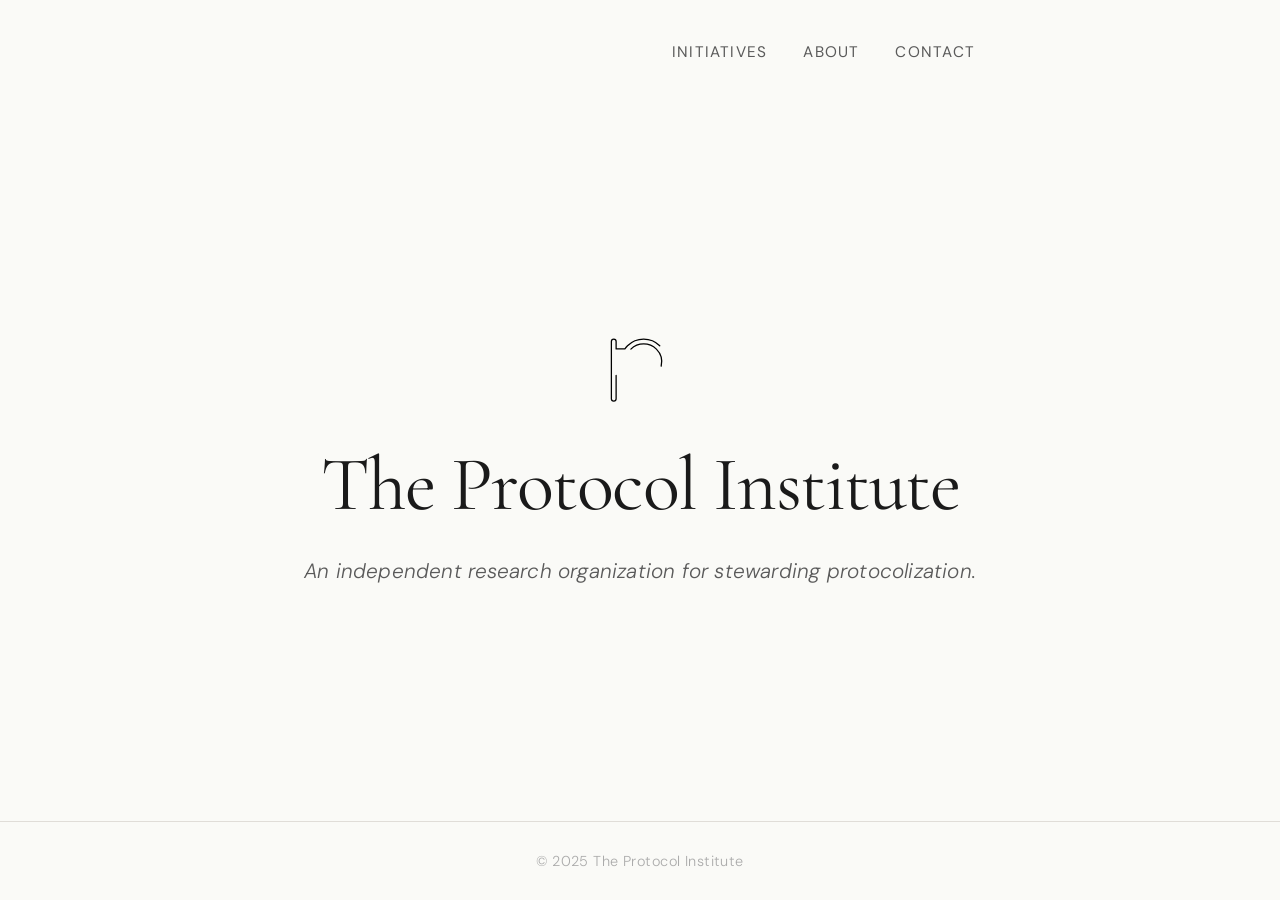
<file: index.html>
<!DOCTYPE html>
<html lang="en">
<head>
  <meta charset="UTF-8">
  <meta name="viewport" content="width=device-width, initial-scale=1.0">
  <title>The Protocol Institute</title>
  <meta name="description" content="An independent research organization dedicated to the study of protocols.">
  <link rel="icon" href="assets/logo-static.png" type="image/png">
  <link rel="stylesheet" href="css/style.css">
</head>
<body>

<div class="landing-wrapper">

  <nav class="landing-nav" aria-label="Site navigation">
    <ul class="nav-links" id="nav-links-landing">
      <li><a href="projects.html">Initiatives</a></li>
      <li><a href="about.html">About</a></li>
      <li><a href="contact.html">Contact</a></li>
    </ul>
  </nav>

  <div class="landing-center">
    <div class="landing-content">
      <img src="assets/logo-animated.svg" alt="" class="landing-mark">
      <h1>The Protocol Institute</h1>
      <p class="descriptor">An independent research organization for stewarding protocolization.</p>
    </div>
  </div>

  <footer class="landing-footer">
    <p>&copy; 2025 The Protocol Institute</p>
  </footer>

</div>

</body>
</html>
</file>
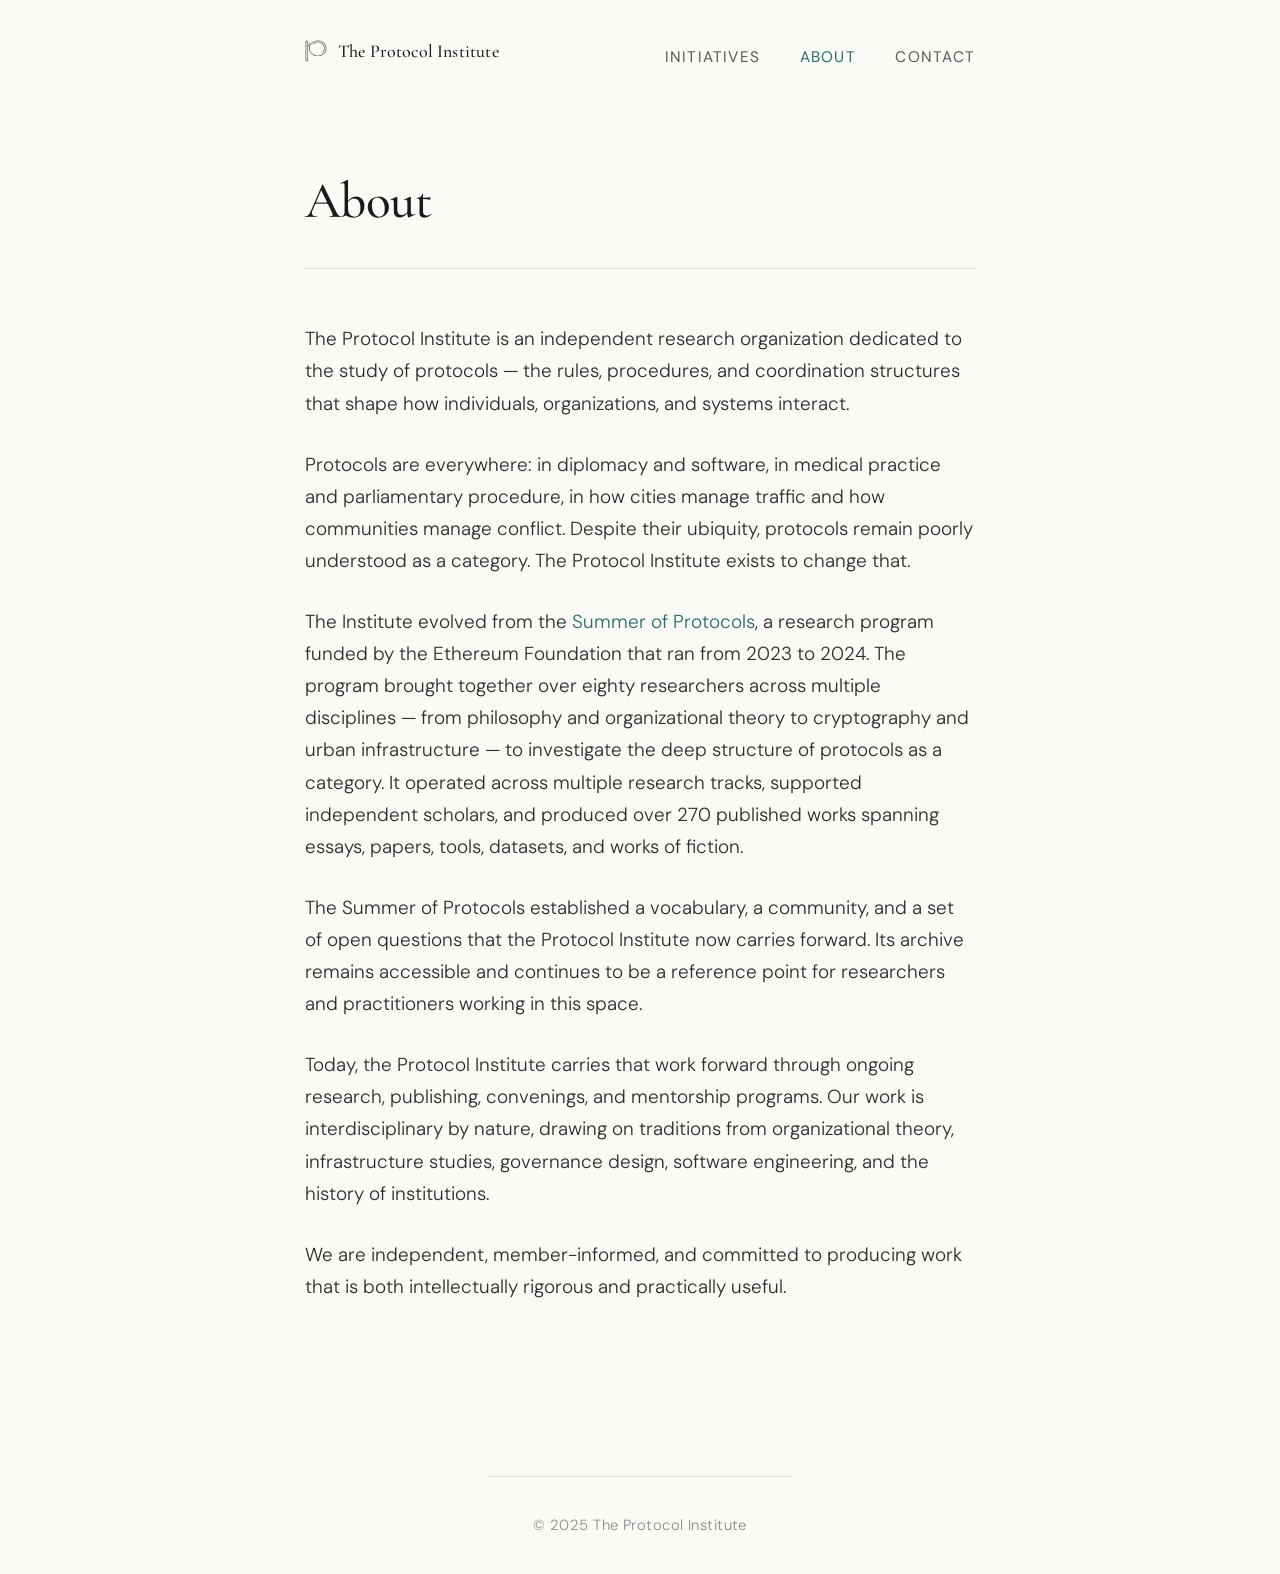
<file: about.html>
<!DOCTYPE html>
<html lang="en">
<head>
  <meta charset="UTF-8">
  <meta name="viewport" content="width=device-width, initial-scale=1.0">
  <title>About — The Protocol Institute</title>
  <meta name="description" content="The Protocol Institute is an independent research organization dedicated to the study of protocols.">
  <link rel="icon" href="assets/logo-static.png" type="image/png">
  <link rel="stylesheet" href="css/style.css">
</head>
<body>

<div class="interior-wrapper">

  <header>
    <nav class="site-nav" aria-label="Site navigation">
      <a href="index.html" class="nav-brand"><img src="assets/logo-static.png" alt="" class="nav-logo">The Protocol Institute</a>
      <button class="nav-toggle" id="nav-toggle" aria-controls="nav-links" aria-expanded="false" aria-label="Toggle navigation">≡</button>
      <ul class="nav-links" id="nav-links" role="list">
        <li><a href="projects.html">Initiatives</a></li>
        <li><a href="about.html" class="active" aria-current="page">About</a></li>
        <li><a href="contact.html">Contact</a></li>
      </ul>
    </nav>
  </header>

  <main class="interior-main">
    <div class="container">

      <div class="page-header">
        <h1>About</h1>
      </div>

      <div class="about-body">
        <p>The Protocol Institute is an independent research organization dedicated to the study of protocols — the rules, procedures, and coordination structures that shape how individuals, organizations, and systems interact.</p>

        <p>Protocols are everywhere: in diplomacy and software, in medical practice and parliamentary procedure, in how cities manage traffic and how communities manage conflict. Despite their ubiquity, protocols remain poorly understood as a category. The Protocol Institute exists to change that.</p>

        <p>The Institute evolved from the <a href="https://web.archive.org/web/20260421142108/https://summerofprotocols.com/" target="_blank" rel="noopener noreferrer">Summer of Protocols</a>, a research program funded by the Ethereum Foundation that ran from 2023 to 2024. The program brought together over eighty researchers across multiple disciplines — from philosophy and organizational theory to cryptography and urban infrastructure — to investigate the deep structure of protocols as a category. It operated across multiple research tracks, supported independent scholars, and produced over 270 published works spanning essays, papers, tools, datasets, and works of fiction.</p>

        <p>The Summer of Protocols established a vocabulary, a community, and a set of open questions that the Protocol Institute now carries forward. Its archive remains accessible and continues to be a reference point for researchers and practitioners working in this space.</p>

        <p>Today, the Protocol Institute carries that work forward through ongoing research, publishing, convenings, and mentorship programs. Our work is interdisciplinary by nature, drawing on traditions from organizational theory, infrastructure studies, governance design, software engineering, and the history of institutions.</p>

        <p>We are independent, member-informed, and committed to producing work that is both intellectually rigorous and practically useful.</p>
      </div>

    </div>
  </main>

  <footer class="site-footer">
    <p>&copy; 2025 The Protocol Institute</p>
  </footer>

</div>

<script src="js/main.js"></script>
</body>
</html>
</file>
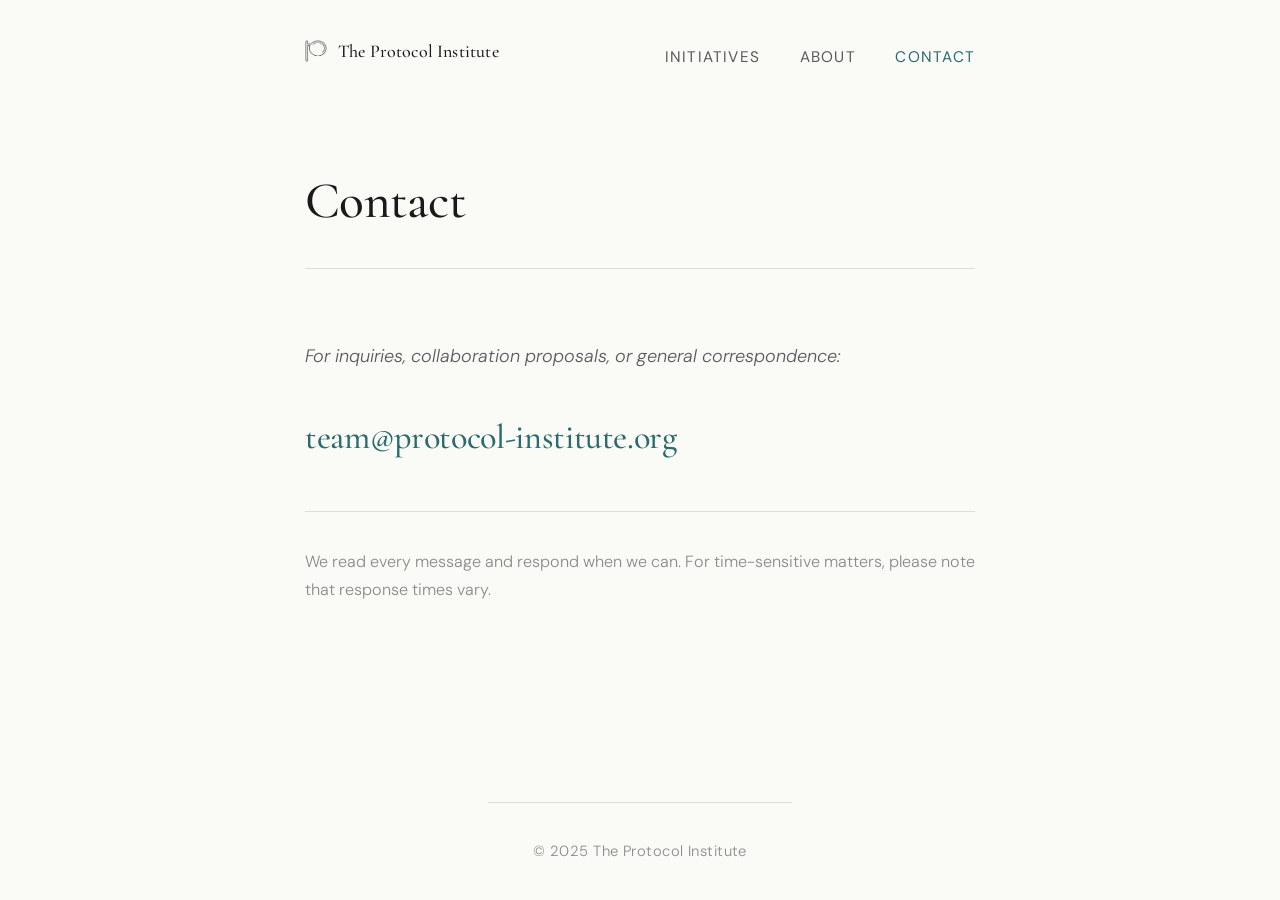
<file: contact.html>
<!DOCTYPE html>
<html lang="en">
<head>
  <meta charset="UTF-8">
  <meta name="viewport" content="width=device-width, initial-scale=1.0">
  <title>Contact — The Protocol Institute</title>
  <meta name="description" content="Contact the Protocol Institute for inquiries, collaboration proposals, or general correspondence.">
  <link rel="icon" href="assets/logo-static.png" type="image/png">
  <link rel="stylesheet" href="css/style.css">
</head>
<body>

<div class="interior-wrapper">

  <header>
    <nav class="site-nav" aria-label="Site navigation">
      <a href="index.html" class="nav-brand"><img src="assets/logo-static.png" alt="" class="nav-logo">The Protocol Institute</a>
      <button class="nav-toggle" id="nav-toggle" aria-controls="nav-links" aria-expanded="false" aria-label="Toggle navigation">≡</button>
      <ul class="nav-links" id="nav-links" role="list">
        <li><a href="projects.html">Initiatives</a></li>
        <li><a href="about.html">About</a></li>
        <li><a href="contact.html" class="active" aria-current="page">Contact</a></li>
      </ul>
    </nav>
  </header>

  <main class="interior-main">
    <div class="container">

      <div class="page-header">
        <h1>Contact</h1>
      </div>

      <div class="contact-body">
        <p class="contact-intro">For inquiries, collaboration proposals, or general correspondence:</p>

        <a href="mailto:team@protocol-institute.org" class="contact-email">team@protocol-institute.org</a>

        <div class="contact-note">
          <p>We read every message and respond when we can. For time-sensitive matters, please note that response times vary.</p>
        </div>
      </div>

    </div>
  </main>

  <footer class="site-footer">
    <p>&copy; 2025 The Protocol Institute</p>
  </footer>

</div>

<script src="js/main.js"></script>
</body>
</html>
</file>
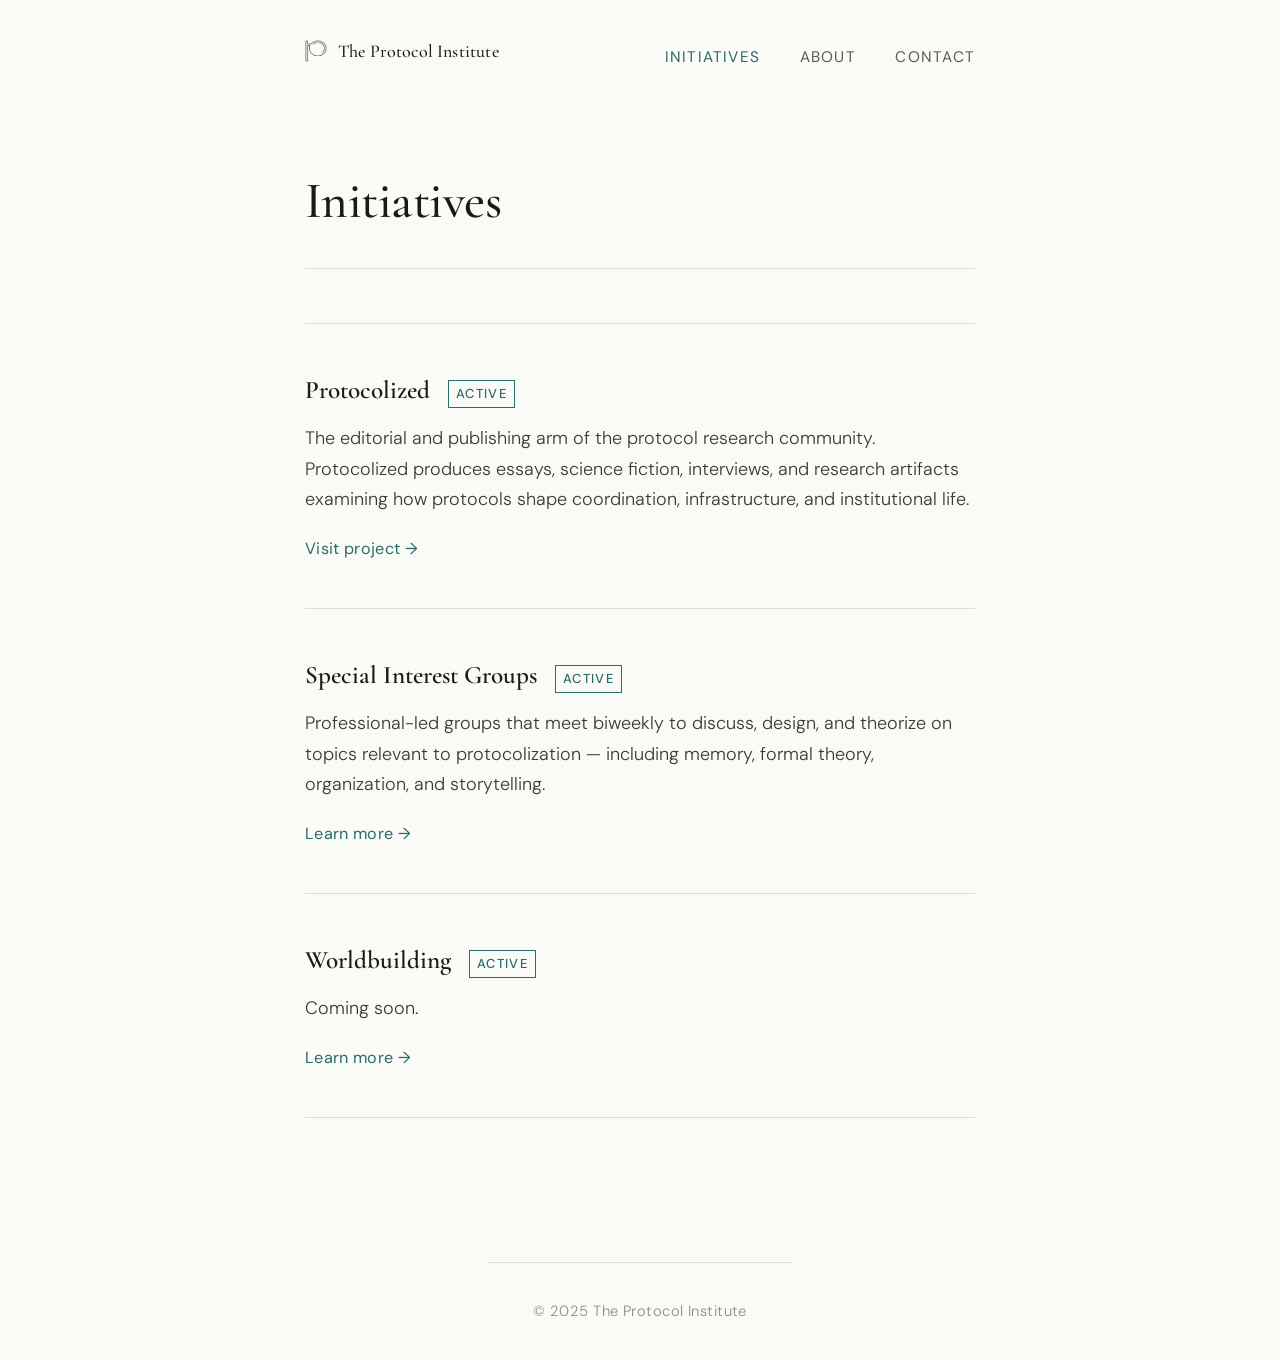
<file: projects.html>
<!DOCTYPE html>
<html lang="en">
<head>
  <meta charset="UTF-8">
  <meta name="viewport" content="width=device-width, initial-scale=1.0">
  <title>Initiatives — The Protocol Institute</title>
  <meta name="description" content="Current and past research projects of the Protocol Institute.">
  <link rel="icon" href="assets/logo-static.png" type="image/png">
  <link rel="stylesheet" href="css/style.css">
</head>
<body>

<div class="interior-wrapper">

  <header>
    <nav class="site-nav" aria-label="Site navigation">
      <a href="index.html" class="nav-brand"><img src="assets/logo-static.png" alt="" class="nav-logo">The Protocol Institute</a>
      <button class="nav-toggle" id="nav-toggle" aria-controls="nav-links" aria-expanded="false" aria-label="Toggle navigation">≡</button>
      <ul class="nav-links" id="nav-links" role="list">
        <li><a href="projects.html" class="active" aria-current="page">Initiatives</a></li>
        <li><a href="about.html">About</a></li>
        <li><a href="contact.html">Contact</a></li>
      </ul>
    </nav>
  </header>

  <main class="interior-main">
    <div class="container">

      <div class="page-header">
        <h1>Initiatives</h1>
      </div>

      <ul class="project-list" role="list">

        <li class="project-item">
          <div class="project-meta">
            <span class="project-name">Protocolized</span>
            <span class="project-status status-active">Active</span>
          </div>
          <p class="project-description">The editorial and publishing arm of the protocol research community. Protocolized produces essays, science fiction, interviews, and research artifacts examining how protocols shape coordination, infrastructure, and institutional life.</p>
          <a href="https://protocolized.io" class="project-link" target="_blank" rel="noopener noreferrer">Visit project →</a>
        </li>

        <li class="project-item">
          <div class="project-meta">
            <span class="project-name">Special Interest Groups</span>
            <span class="project-status status-active">Active</span>
          </div>
          <p class="project-description">Professional-led groups that meet biweekly to discuss, design, and theorize on topics relevant to protocolization — including memory, formal theory, organization, and storytelling.</p>
          <a href="sigs.html" class="project-link">Learn more →</a>
        </li>

        <li class="project-item">
          <div class="project-meta">
            <span class="project-name">Worldbuilding</span>
            <span class="project-status status-active">Active</span>
          </div>
          <p class="project-description">Coming soon.</p>
          <a href="worldbuilding.html" class="project-link">Learn more →</a>
        </li>

      </ul>

    </div>
  </main>

  <footer class="site-footer">
    <p>&copy; 2025 The Protocol Institute</p>
  </footer>

</div>

<script src="js/main.js"></script>
</body>
</html>
</file>
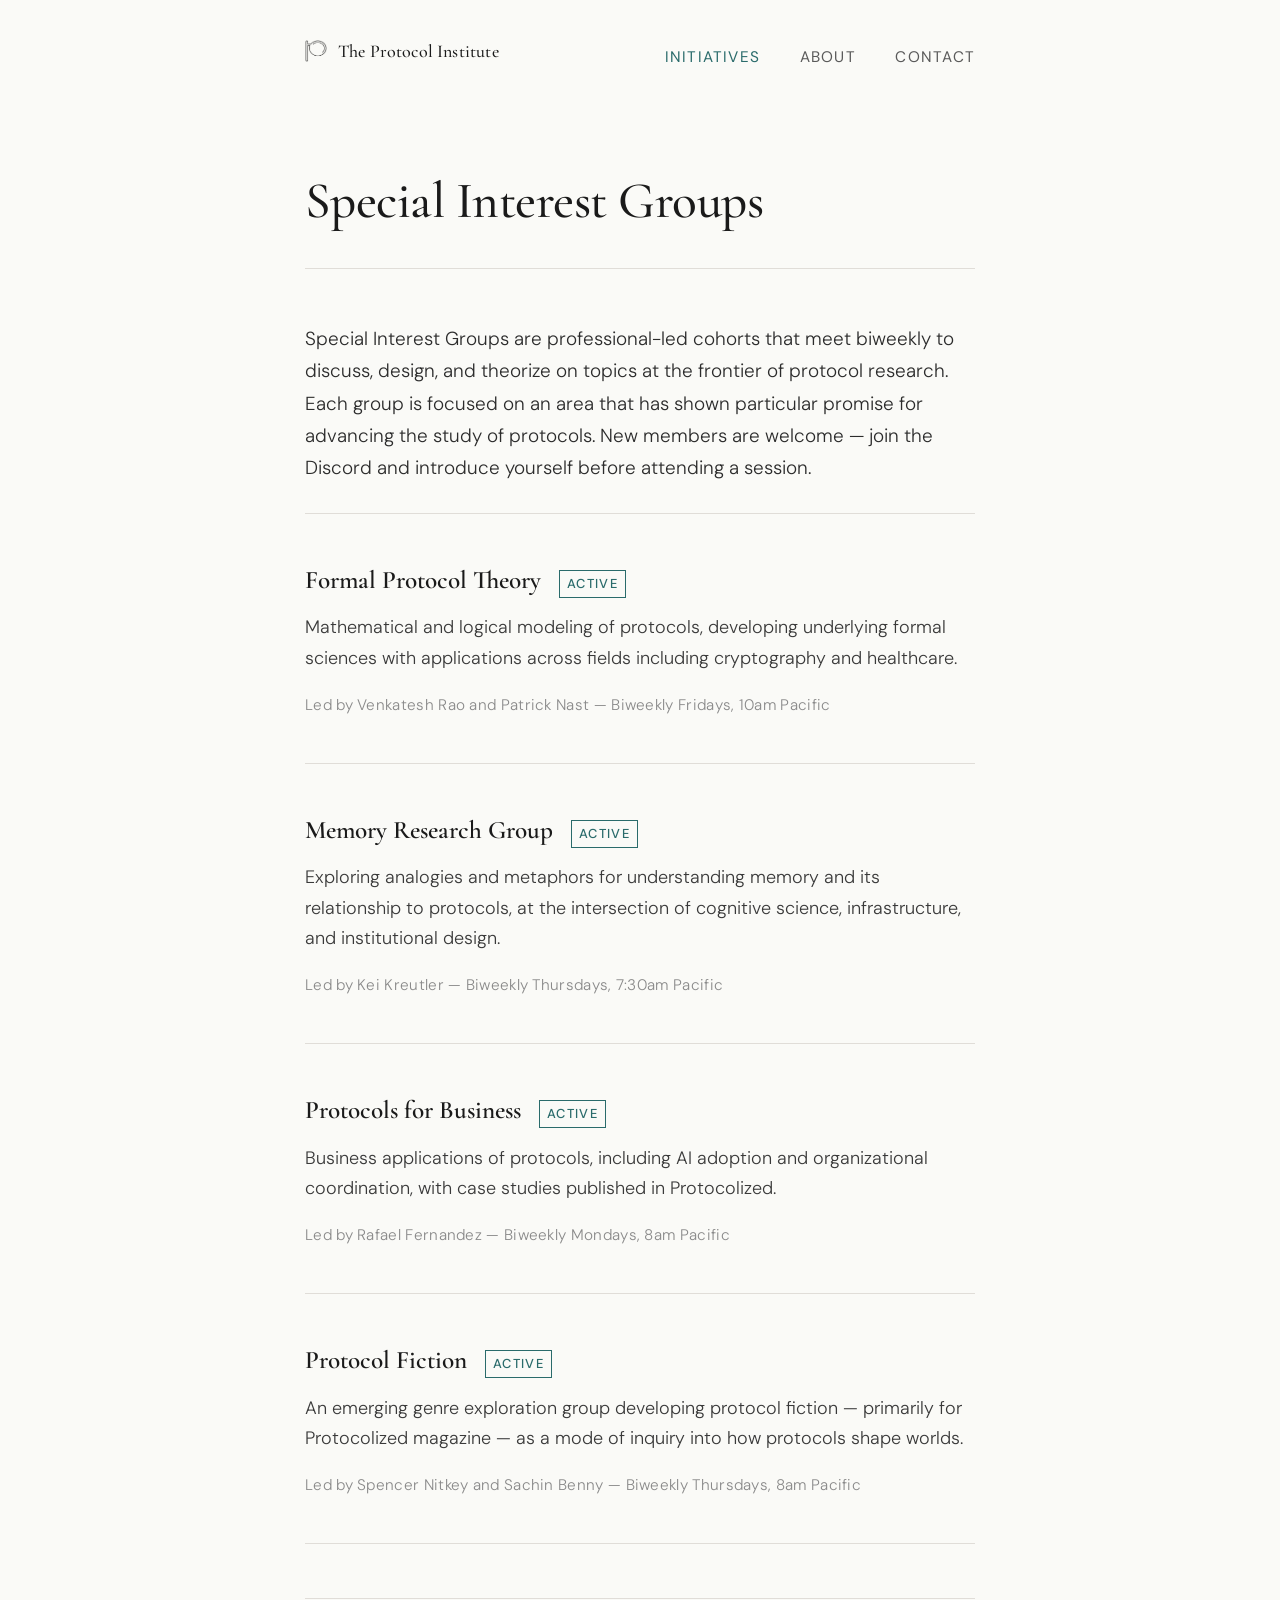
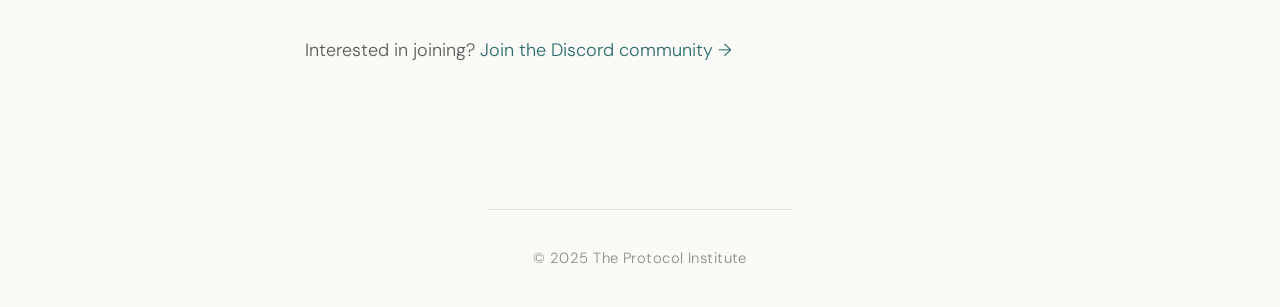
<file: sigs.html>
<!DOCTYPE html>
<html lang="en">
<head>
  <meta charset="UTF-8">
  <meta name="viewport" content="width=device-width, initial-scale=1.0">
  <title>Special Interest Groups — The Protocol Institute</title>
  <meta name="description" content="Focused study groups advancing the research and practice of protocols across memory, formal theory, business, and fiction.">
  <link rel="icon" href="assets/logo-static.png" type="image/png">
  <link rel="stylesheet" href="css/style.css">
</head>
<body>

<div class="interior-wrapper">

  <header>
    <nav class="site-nav" aria-label="Site navigation">
      <a href="index.html" class="nav-brand"><img src="assets/logo-static.png" alt="" class="nav-logo">The Protocol Institute</a>
      <button class="nav-toggle" id="nav-toggle" aria-controls="nav-links" aria-expanded="false" aria-label="Toggle navigation">≡</button>
      <ul class="nav-links" id="nav-links" role="list">
        <li><a href="projects.html" class="active">Initiatives</a></li>
        <li><a href="about.html">About</a></li>
        <li><a href="contact.html">Contact</a></li>
      </ul>
    </nav>
  </header>

  <main class="interior-main">
    <div class="container">

      <div class="page-header">
        <h1>Special Interest Groups</h1>
      </div>

      <div class="about-body">
        <p>Special Interest Groups are professional-led cohorts that meet biweekly to discuss, design, and theorize on topics at the frontier of protocol research. Each group is focused on an area that has shown particular promise for advancing the study of protocols. New members are welcome — join the Discord and introduce yourself before attending a session.</p>
      </div>

      <ul class="project-list" role="list">

        <li class="project-item">
          <div class="project-meta">
            <span class="project-name">Formal Protocol Theory</span>
            <span class="project-status status-active">Active</span>
          </div>
          <p class="project-description">Mathematical and logical modeling of protocols, developing underlying formal sciences with applications across fields including cryptography and healthcare.</p>
          <p class="sig-meta">Led by Venkatesh Rao and Patrick Nast &mdash; Biweekly Fridays, 10am Pacific</p>
        </li>

        <li class="project-item">
          <div class="project-meta">
            <span class="project-name">Memory Research Group</span>
            <span class="project-status status-active">Active</span>
          </div>
          <p class="project-description">Exploring analogies and metaphors for understanding memory and its relationship to protocols, at the intersection of cognitive science, infrastructure, and institutional design.</p>
          <p class="sig-meta">Led by Kei Kreutler &mdash; Biweekly Thursdays, 7:30am Pacific</p>
        </li>

        <li class="project-item">
          <div class="project-meta">
            <span class="project-name">Protocols for Business</span>
            <span class="project-status status-active">Active</span>
          </div>
          <p class="project-description">Business applications of protocols, including AI adoption and organizational coordination, with case studies published in Protocolized.</p>
          <p class="sig-meta">Led by Rafael Fernandez &mdash; Biweekly Mondays, 8am Pacific</p>
        </li>

        <li class="project-item">
          <div class="project-meta">
            <span class="project-name">Protocol Fiction</span>
            <span class="project-status status-active">Active</span>
          </div>
          <p class="project-description">An emerging genre exploration group developing protocol fiction — primarily for Protocolized magazine — as a mode of inquiry into how protocols shape worlds.</p>
          <p class="sig-meta">Led by Spencer Nitkey and Sachin Benny &mdash; Biweekly Thursdays, 8am Pacific</p>
        </li>

      </ul>

      <div class="sig-cta">
        <p>Interested in joining? <a href="https://discord.gg/Aj5FbGsNYV" target="_blank" rel="noopener noreferrer">Join the Discord community →</a></p>
      </div>

    </div>
  </main>

  <footer class="site-footer">
    <p>&copy; 2025 The Protocol Institute</p>
  </footer>

</div>

<script src="js/main.js"></script>
</body>
</html>
</file>
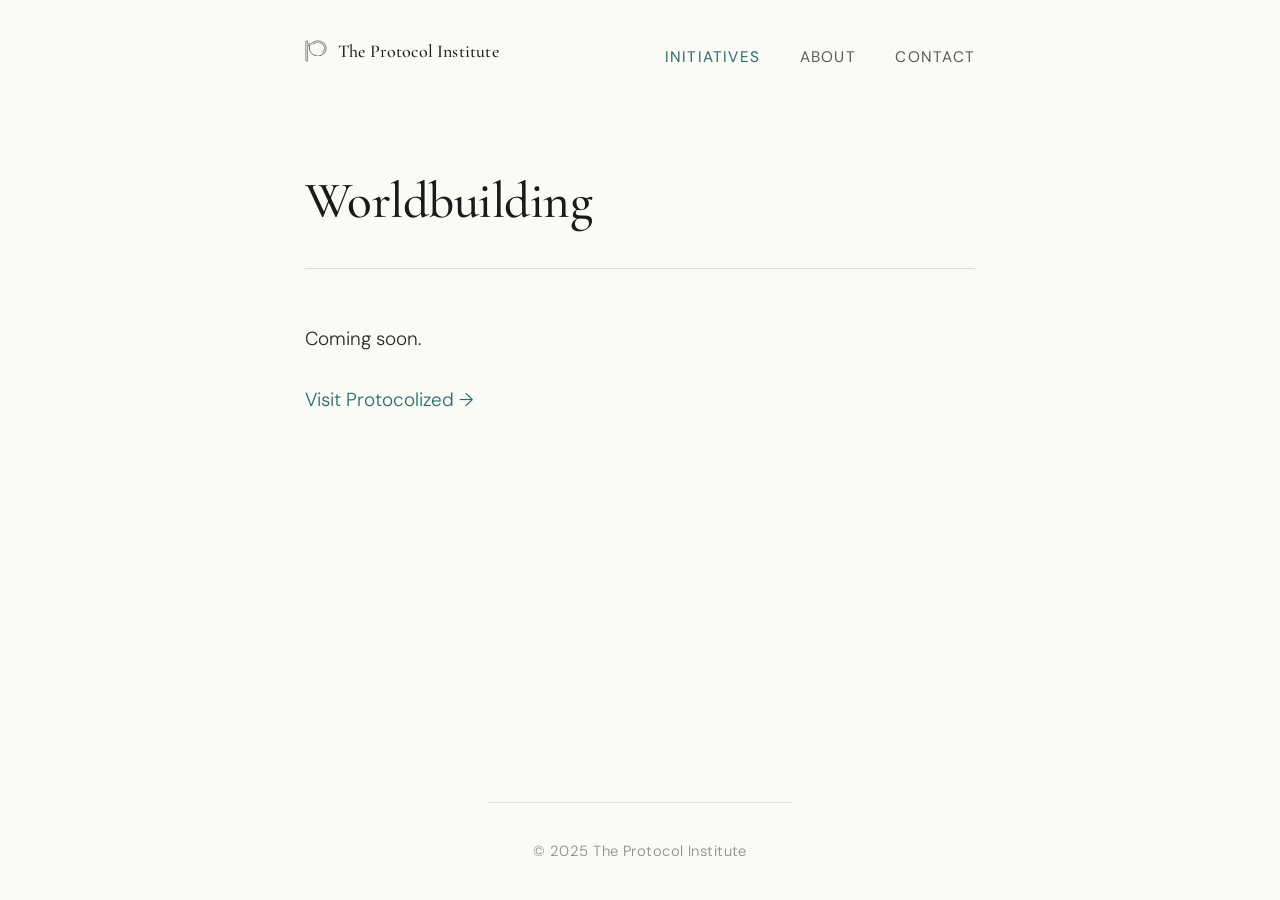
<file: worldbuilding.html>
<!DOCTYPE html>
<html lang="en">
<head>
  <meta charset="UTF-8">
  <meta name="viewport" content="width=device-width, initial-scale=1.0">
  <title>Worldbuilding — The Protocol Institute</title>
  <meta name="description" content="Worldbuilding initiative of the Protocol Institute.">
  <link rel="icon" href="assets/logo-static.png" type="image/png">
  <link rel="stylesheet" href="css/style.css">
</head>
<body>

<div class="interior-wrapper">

  <header>
    <nav class="site-nav" aria-label="Site navigation">
      <a href="index.html" class="nav-brand"><img src="assets/logo-static.png" alt="" class="nav-logo">The Protocol Institute</a>
      <button class="nav-toggle" id="nav-toggle" aria-controls="nav-links" aria-expanded="false" aria-label="Toggle navigation">≡</button>
      <ul class="nav-links" id="nav-links" role="list">
        <li><a href="projects.html" class="active">Initiatives</a></li>
        <li><a href="about.html">About</a></li>
        <li><a href="contact.html">Contact</a></li>
      </ul>
    </nav>
  </header>

  <main class="interior-main">
    <div class="container">

      <div class="page-header">
        <h1>Worldbuilding</h1>
      </div>

      <div class="about-body">
        <p>Coming soon.</p>
        <p><a href="https://protocolized.summerofprotocols.com" target="_blank" rel="noopener noreferrer">Visit Protocolized →</a></p>
      </div>

    </div>
  </main>

  <footer class="site-footer">
    <p>&copy; 2025 The Protocol Institute</p>
  </footer>

</div>

<script src="js/main.js"></script>
</body>
</html>
</file>
<file: css/style.css>
/* =========================================
   Protocol Institute — Stylesheet
   ========================================= */

@import url('https://fonts.googleapis.com/css2?family=Cormorant+Garamond:ital,wght@0,400;0,500;0,600;1,400;1,500&family=DM+Sans:ital,opsz,wght@0,9..40,300;0,9..40,400;0,9..40,500;1,9..40,300;1,9..40,400&display=swap');

/* ---- Reset & Base ---- */

*, *::before, *::after {
  box-sizing: border-box;
  margin: 0;
  padding: 0;
}

html {
  font-size: 18px;
  -webkit-font-smoothing: antialiased;
  -moz-osx-font-smoothing: grayscale;
}

body {
  background-color: #FAFAF7;
  color: #1A1A1A;
  font-family: 'DM Sans', system-ui, sans-serif;
  font-weight: 300;
  line-height: 1.7;
}

/* ---- Typography ---- */

h1, h2, h3, h4 {
  font-family: 'Cormorant Garamond', Georgia, serif;
  font-weight: 500;
  line-height: 1.2;
  letter-spacing: -0.01em;
}

h1 {
  font-size: clamp(2.4rem, 5vw, 3.8rem);
}

h2 {
  font-size: clamp(1.6rem, 3vw, 2.2rem);
  margin-bottom: 0.75rem;
}

h3 {
  font-size: 1.25rem;
  font-weight: 600;
  margin-bottom: 0.4rem;
}

p {
  margin-bottom: 1.4rem;
  max-width: 68ch;
}

p:last-child {
  margin-bottom: 0;
}

a {
  color: #2A6B6B;
  text-decoration: none;
  transition: color 0.2s ease;
}

a:hover {
  color: #1d4f4f;
  text-decoration: underline;
}

/* ---- Layout ---- */

.container {
  max-width: 760px;
  margin: 0 auto;
  padding: 0 2.5rem;
}

/* ---- Navigation ---- */

.site-nav {
  padding: 2rem 2.5rem;
  max-width: 760px;
  margin: 0 auto;
  display: flex;
  justify-content: space-between;
  align-items: baseline;
}

.site-nav .nav-brand {
  font-family: 'Cormorant Garamond', Georgia, serif;
  font-size: 1rem;
  font-weight: 500;
  color: #1A1A1A;
  text-decoration: none;
  letter-spacing: 0.01em;
  display: flex;
  align-items: center;
  gap: 0.6rem;
}

.site-nav .nav-brand:hover {
  color: #2A6B6B;
  text-decoration: none;
}

.site-nav .nav-brand:hover .nav-logo {
  opacity: 0.7;
}

.nav-logo {
  width: 22px;
  height: 22px;
  flex-shrink: 0;
  transition: opacity 0.2s ease;
}

.nav-links {
  display: flex;
  gap: 2.2rem;
  list-style: none;
}

.nav-links a {
  font-family: 'DM Sans', sans-serif;
  font-size: 0.85rem;
  font-weight: 400;
  letter-spacing: 0.08em;
  text-transform: uppercase;
  color: #5A5A5A;
  text-decoration: none;
  transition: color 0.2s ease;
}

.nav-links a:hover {
  color: #1A1A1A;
  text-decoration: none;
}

.nav-links a.active {
  color: #2A6B6B;
}

/* Mobile nav toggle */
.nav-toggle {
  display: none;
  background: none;
  border: none;
  cursor: pointer;
  padding: 0.25rem;
  font-size: 1.25rem;
  color: #1A1A1A;
  line-height: 1;
}

/* ---- Page Header (interior pages) ---- */

.page-header {
  padding: 3.5rem 0 2rem;
  border-bottom: 1px solid #E0DDD8;
  margin-bottom: 3rem;
}

.page-header h1 {
  font-size: clamp(2rem, 4vw, 3rem);
}

/* ---- Footer ---- */

.site-footer {
  margin-top: 6rem;
  padding: 2rem 2.5rem;
  border-top: 1px solid #E0DDD8;
  max-width: 760px;
  margin-left: auto;
  margin-right: auto;
}

.site-footer p {
  font-size: 0.82rem;
  color: #8A8A8A;
  letter-spacing: 0.03em;
  margin-bottom: 0;
  max-width: none;
}

/* ---- Landing Page ---- */

.landing-wrapper {
  min-height: 100vh;
  display: flex;
  flex-direction: column;
}

.landing-nav {
  padding: 2rem 2.5rem;
  max-width: 760px;
  margin: 0 auto;
  width: 100%;
  display: flex;
  justify-content: flex-end;
}

.landing-nav .nav-links {
  gap: 2rem;
}

.landing-center {
  flex: 1;
  display: flex;
  align-items: center;
  justify-content: center;
  text-align: center;
  padding: 4rem 2.5rem;
}

.landing-mark {
  display: block;
  width: clamp(44px, 7vw, 68px);
  height: clamp(44px, 7vw, 68px);
  margin: 0 auto 2rem;
}

.landing-content h1 {
  font-size: clamp(2.6rem, 6vw, 4.4rem);
  font-weight: 400;
  letter-spacing: -0.02em;
  margin-bottom: 1.2rem;
  color: #1A1A1A;
}

.landing-content .descriptor {
  font-family: 'DM Sans', sans-serif;
  font-size: clamp(1rem, 2vw, 1.15rem);
  font-weight: 300;
  color: #5A5A5A;
  font-style: italic;
  margin-bottom: 0;
  letter-spacing: 0.01em;
}

.landing-footer {
  padding: 1.5rem 2.5rem;
  text-align: center;
  border-top: 1px solid #E0DDD8;
}

.landing-footer p {
  font-size: 0.8rem;
  color: #ABABAB;
  letter-spacing: 0.03em;
  margin: 0;
  max-width: none;
}

/* ---- Interior Page Wrapper ---- */

.interior-wrapper {
  min-height: 100vh;
  display: flex;
  flex-direction: column;
}

.interior-main {
  flex: 1;
  padding-bottom: 2rem;
}

/* ---- Projects Page ---- */

.projects-intro {
  color: #5A5A5A;
  font-style: italic;
  font-size: 1.05rem;
  margin-bottom: 3rem;
}

.project-list {
  list-style: none;
}

.project-item {
  padding: 2.5rem 0;
  border-bottom: 1px solid #E0DDD8;
}

.project-item:first-child {
  border-top: 1px solid #E0DDD8;
}

.project-meta {
  display: flex;
  align-items: baseline;
  gap: 1rem;
  margin-bottom: 0.6rem;
}

.project-name {
  font-family: 'Cormorant Garamond', Georgia, serif;
  font-size: 1.4rem;
  font-weight: 600;
  color: #1A1A1A;
  margin-bottom: 0;
}

.project-status {
  font-size: 0.72rem;
  font-weight: 500;
  letter-spacing: 0.1em;
  text-transform: uppercase;
  color: #8A8A8A;
  border: 1px solid #E0DDD8;
  padding: 0.15em 0.55em;
  white-space: nowrap;
}

.project-status.status-active {
  color: #2A6B6B;
  border-color: #2A6B6B;
}

.project-description {
  color: #3A3A3A;
  margin-bottom: 1rem;
}

.project-link {
  font-size: 0.9rem;
  font-weight: 400;
  letter-spacing: 0.02em;
  color: #2A6B6B;
}

.project-link:hover {
  text-decoration: underline;
}

/* ---- SIGs Page ---- */

.sig-meta {
  font-size: 0.85rem;
  color: #8A8A8A;
  letter-spacing: 0.02em;
  margin-bottom: 0;
}

.sig-cta {
  margin-top: 3rem;
  padding-top: 2rem;
  border-top: 1px solid #E0DDD8;
}

.sig-cta p {
  font-size: 1rem;
  color: #5A5A5A;
}

/* ---- About Page ---- */

.about-body p {
  font-size: 1.05rem;
  color: #2C2C2C;
  margin-bottom: 1.6rem;
}

/* ---- Contact Page ---- */

.contact-body {
  padding-top: 1rem;
}

.contact-intro {
  color: #5A5A5A;
  font-style: italic;
  margin-bottom: 2rem;
}

.contact-email {
  font-family: 'Cormorant Garamond', Georgia, serif;
  font-size: clamp(1.4rem, 3vw, 1.9rem);
  font-weight: 500;
  color: #2A6B6B;
  letter-spacing: -0.01em;
}

.contact-email:hover {
  color: #1d4f4f;
  text-decoration: underline;
}

.contact-note {
  margin-top: 2.5rem;
  padding-top: 2rem;
  border-top: 1px solid #E0DDD8;
  font-size: 0.9rem;
  color: #8A8A8A;
}

/* ---- Responsive ---- */

@media (max-width: 768px) {
  html {
    font-size: 17px;
  }

  .site-nav {
    padding: 1.25rem 1.5rem;
    position: relative;
  }

  .nav-toggle {
    display: block;
  }

  .nav-links {
    display: none;
    flex-direction: column;
    gap: 0;
    position: absolute;
    top: 100%;
    left: 0;
    right: 0;
    background: #FAFAF7;
    border-bottom: 1px solid #E0DDD8;
    padding: 0.5rem 1.5rem 1rem;
    z-index: 100;
  }

  .nav-links.open {
    display: flex;
  }

  .nav-links li {
    padding: 0.6rem 0;
    border-bottom: 1px solid #F0EDE8;
  }

  .nav-links li:last-child {
    border-bottom: none;
  }

  .nav-links a {
    font-size: 0.9rem;
  }

  .container {
    padding: 0 1.5rem;
  }

  .landing-nav {
    padding: 1.25rem 1.5rem;
  }

  .landing-center {
    padding: 3rem 1.5rem;
  }

  .landing-footer {
    padding: 1.25rem 1.5rem;
  }

  .page-header {
    padding: 2.5rem 0 1.5rem;
    margin-bottom: 2rem;
  }

  .project-meta {
    flex-wrap: wrap;
    gap: 0.5rem;
  }

  .site-footer {
    margin-top: 4rem;
    padding: 1.5rem;
  }
}

@media (max-width: 480px) {
  .landing-content h1 {
    font-size: 2.2rem;
  }
}
</file>
